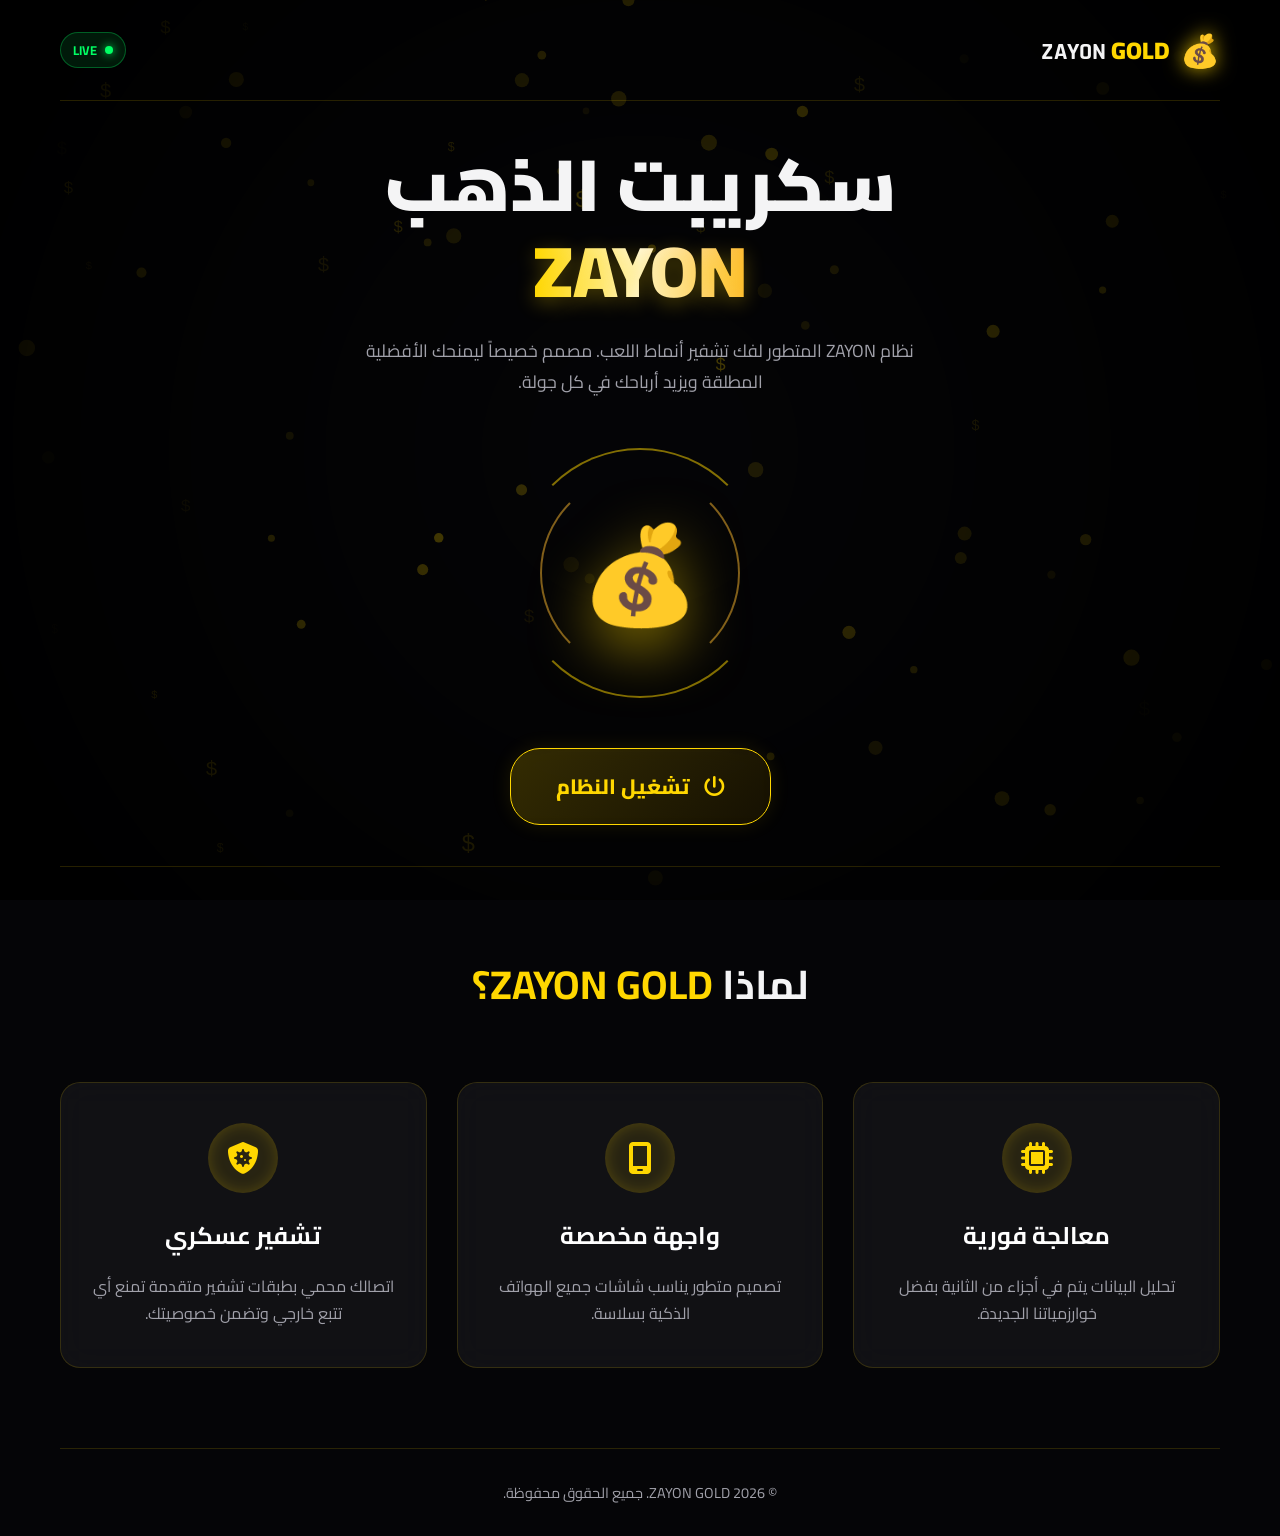
<file: index.html>
<!DOCTYPE html>
<html lang="ar" dir="rtl">
<head>
    <meta charset="UTF-8">
    <meta name="viewport" content="width=device-width, initial-scale=1.0">
    <title>ZAYON GOLD</title>
    <link rel="stylesheet" href="index.css">
    <link href="https://fonts.googleapis.com/css2?family=Cairo:wght@400;600;800;900&family=Rajdhani:wght@600;700&display=swap" rel="stylesheet">
    <link rel="stylesheet" href="https://cdnjs.cloudflare.com/ajax/libs/font-awesome/6.4.0/css/all.min.css">
</head>
<body>
    <canvas id="particles-engine"></canvas>
    <div class="glass-overlay"></div>

    <main class="main-container">
        <nav class="navbar">
            <div class="logo-container">
                <span class="emoji-logo">💰</span>
                <span class="logo-text">ZAYON <span class="highlight">GOLD</span></span>
            </div>
            <div class="status-badge">
                <span class="pulse-dot"></span>  LIVE
            </div>
        </nav>

        <section class="hero-section">
            <div class="hero-content">
                <h1 class="hero-title">سكريبت الذهب <br><span class="gradient-text"> ZAYON </span></h1>
                <p class="hero-description">
                    نظام ZAYON المتطور لفك تشفير أنماط اللعب. مصمم خصيصاً ليمنحك الأفضلية المطلقة ويزيد أرباحك في كل جولة.
                </p>
                
                <div class="visual-element">
                    <div class="orbit-ring"></div>
                    <div class="orbit-ring ring-2"></div>
                    <span class="floating-gold-main">💰</span>
                </div>

                <div class="action-wrapper">
                    <a href="login.html" class="btn-primary">
                        <i class="fa-solid fa-power-off"></i>
                        <span>تشغيل النظام</span>
                    </a>
                </div>
            </div>
        </section>

        <section class="features-section">
            <h2 class="section-title">لماذا <span class="highlight">ZAYON GOLD؟</span></h2>
            <div class="features-grid">
                <div class="feature-card">
                    <div class="icon-wrapper"><i class="fa-solid fa-microchip"></i></div>
                    <h3>معالجة فورية</h3>
                    <p>تحليل البيانات يتم في أجزاء من الثانية بفضل خوارزمياتنا الجديدة.</p>
                </div>
                <div class="feature-card">
                    <div class="icon-wrapper"><i class="fa-solid fa-mobile-screen"></i></div>
                    <h3>واجهة مخصصة</h3>
                    <p>تصميم  متطور يناسب شاشات جميع الهواتف الذكية بسلاسة.</p>
                </div>
                <div class="feature-card">
                    <div class="icon-wrapper"><i class="fa-solid fa-shield-virus"></i></div>
                    <h3>تشفير عسكري</h3>
                    <p>اتصالك محمي بطبقات تشفير متقدمة تمنع أي تتبع خارجي وتضمن خصوصيتك.</p>
                </div>
            </div>
        </section>
        
        <footer class="footer">
            <p>&copy; 2026 ZAYON GOLD. جميع الحقوق محفوظة.</p>
        </footer>
    </main>
    <script src="index.js"></script>
</body>
</html>
</file>
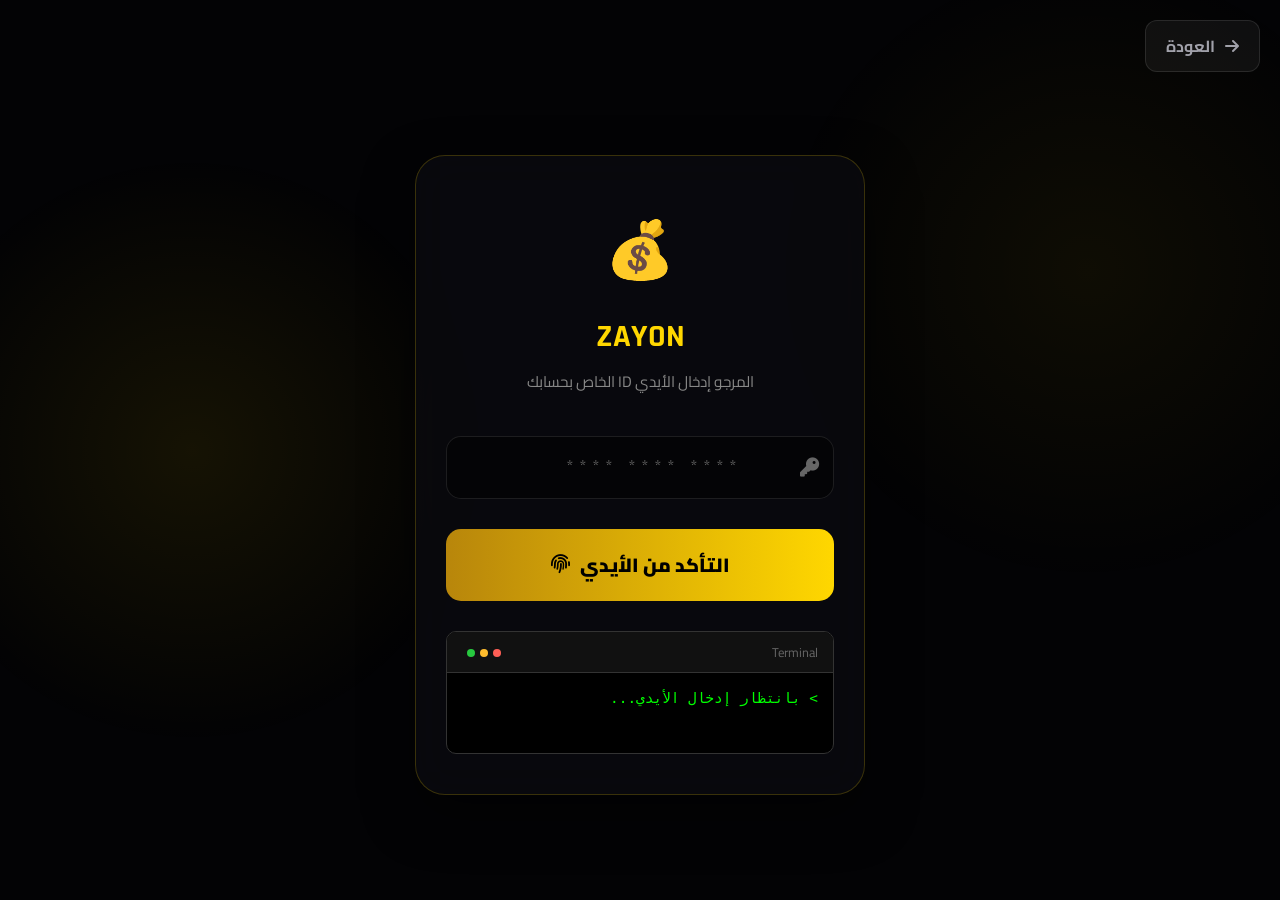
<file: login.html>
<!DOCTYPE html>
<html lang="ar" dir="rtl">
<head>
    <meta charset="UTF-8">
    <meta name="viewport" content="width=device-width, initial-scale=1.0">
    <title>SOVOR GOLD | AUTHENTICATION</title>
    <link rel="stylesheet" href="login.css">
    <link href="https://fonts.googleapis.com/css2?family=Cairo:wght@400;700;900&family=Rajdhani:wght@600;700&display=swap" rel="stylesheet">
    <link rel="stylesheet" href="https://cdnjs.cloudflare.com/ajax/libs/font-awesome/6.4.0/css/all.min.css">
</head>
<body>
    <div class="cyber-bg"></div>
    <a href="index.html" class="btn-back"><i class="fa-solid fa-arrow-right"></i><span>العودة</span></a>

    <main class="auth-container">
        <div class="auth-box">
            <div class="auth-header">
                <div class="emoji-logo" style="font-size: 3.5rem; margin-bottom: 15px;">💰</div>
                <h2> ZAYON</h2>
                <p>  المرجو إدخال الأيدي ID الخاص بحسابك </p>
            </div>

            <div class="input-wrapper">
                <i class="fa-solid fa-key input-icon"></i>
                <input type="password" id="secret-key" placeholder="**** **** ****" autocomplete="off">
                <div class="input-line"></div>
            </div>

            <button id="auth-submit" class="btn-auth">
                <span> التأكد من الأيدي</span>
                <i class="fa-solid fa-fingerprint"></i>
            </button>

            <div class="terminal-box" id="terminal">
                <div class="term-header"><span>Terminal</span><span class="dots"><span></span><span></span><span></span></span></div>
                <div class="term-content" id="term-output">> بانتظار إدخال الأيدي...</div>
            </div>
        </div>
    </main>
    <script src="login.js"></script>
</body>
</html>
</file>
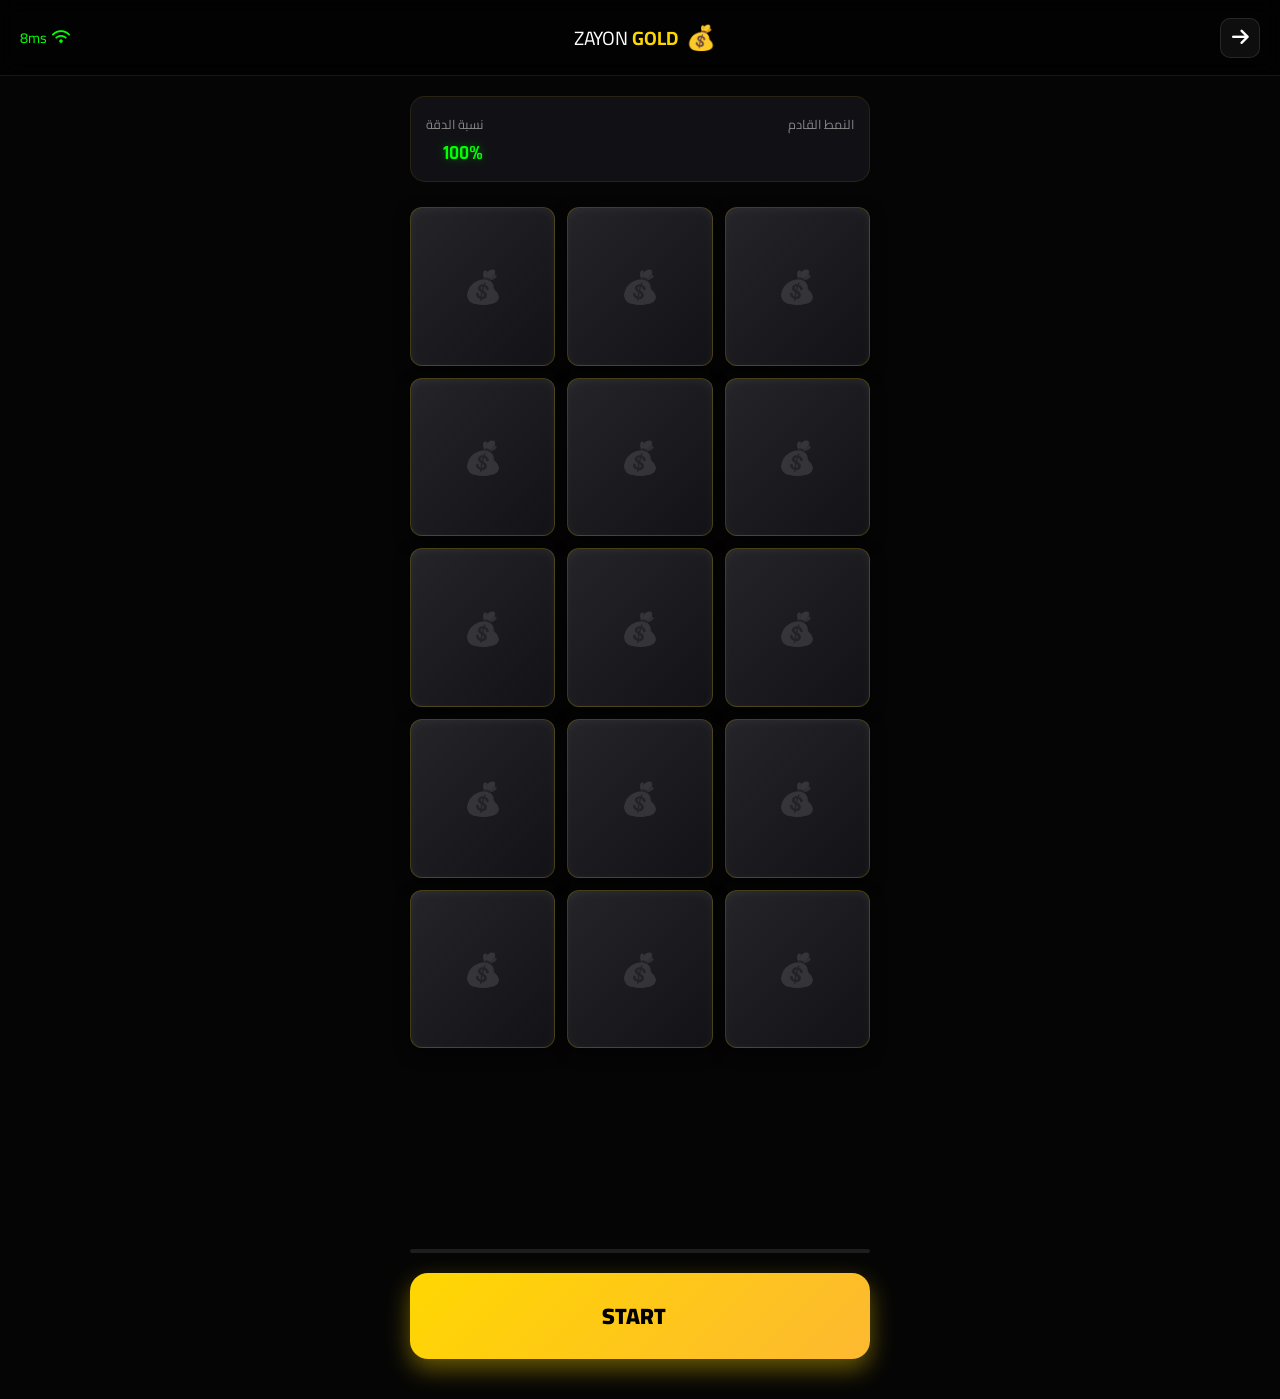
<file: script.html>
<!DOCTYPE html>
<html lang="ar" dir="rtl">
<head>
    <meta charset="UTF-8">
    <meta name="viewport" content="width=device-width, initial-scale=1.0">
    <title>ZAYON GOLD | ALGORITHM</title>
    <link rel="stylesheet" href="script.css">
    <link href="https://fonts.googleapis.com/css2?family=Cairo:wght@600;800;900&family=Rajdhani:wght@700&display=swap" rel="stylesheet">
    <link rel="stylesheet" href="https://cdnjs.cloudflare.com/ajax/libs/font-awesome/6.4.0/css/all.min.css">
</head>
<body>
    <div class="matrix-bg"></div>

    <header class="app-header">
        <a href="login.html" class="btn-back"><i class="fa-solid fa-arrow-right"></i></a>
        <div class="logo-wrapper">
            <span class="emoji-logo" style="font-size: 1.5rem;">💰</span>
            <span>ZAYON <strong>GOLD</strong></span>
        </div>
        <div class="signal-box">
            <i class="fa-solid fa-wifi signal-icon"></i>
            <span class="ping">8ms</span>
        </div>
    </header>

    <main class="game-container">
        <div class="info-panel">
            <div class="info-item">
                <span class="label">النمط القادم</span>
                <span class="value" id="pattern-id"></span>
            </div>
            <div class="info-item">
                <span class="label">نسبة الدقة</span>
                <span class="value success">100%</span>
            </div>
        </div>

        <div class="grid-container">
            <div id="mines-grid" class="mines-grid"></div>
        </div>

        <div class="control-panel">
            <div class="progress-container">
                <div class="progress-bar" id="scan-progress"></div>
            </div>
            <button id="btn-hack" class="btn-hack">
                <i class="fa-solid fa-radar-target radar-spin"></i>
                <span id="btn-text">START</span>
            </button>
        </div>
    </main>

    <script src="script.js"></script>
</body>
</html>
</file>
<file: index.css>
:root {
    --primary-gold: #FFD700;
    --secondary-gold: #FDB931;
    --dark-bg: #050507;
    --card-bg: rgba(25, 25, 30, 0.6);
    --text-light: #F4F4F5;
    --text-muted: #A1A1AA;
    --glass-border: rgba(255, 215, 0, 0.15);
}

* { margin: 0; padding: 0; box-sizing: border-box; font-family: 'Cairo', sans-serif; }
body { background-color: var(--dark-bg); color: var(--text-light); overflow-x: hidden; min-height: 100vh; }

#particles-engine { position: fixed; top: 0; left: 0; width: 100vw; height: 100vh; z-index: -2; }
.glass-overlay { position: fixed; top: 0; left: 0; width: 100vw; height: 100vh; background: radial-gradient(circle at center, transparent 0%, #000000 100%); z-index: -1; pointer-events: none; }
.main-container { width: 100%; max-width: 1200px; margin: 0 auto; padding: 0 20px; }

/* اللوكو الجديد */
.emoji-logo { font-size: 2rem; filter: drop-shadow(0 0 10px rgba(255, 215, 0, 0.8)); animation: floatLogo 3s ease-in-out infinite; }
@keyframes floatLogo { 0%, 100% { transform: translateY(0); } 50% { transform: translateY(-5px); } }

.navbar { display: flex; justify-content: space-between; align-items: center; padding: 20px 0; border-bottom: 1px solid var(--glass-border); }
.logo-container { display: flex; align-items: center; gap: 10px; }
.logo-text { font-size: 1.5rem; font-weight: 900; font-family: 'Rajdhani', sans-serif; }
.highlight { color: var(--primary-gold); }

.status-badge { background: rgba(0, 255, 100, 0.1); border: 1px solid rgba(0, 255, 100, 0.3); padding: 5px 12px; border-radius: 20px; font-size: 0.8rem; display: flex; align-items: center; gap: 8px; color: #00FF64; font-weight: bold; }
.pulse-dot { width: 8px; height: 8px; background: #00FF64; border-radius: 50%; box-shadow: 0 0 10px #00FF64; animation: pulse 1.5s infinite; }
@keyframes pulse { 0% { transform: scale(0.95); box-shadow: 0 0 0 0 rgba(0, 255, 100, 0.7); } 70% { transform: scale(1); box-shadow: 0 0 0 10px rgba(0, 255, 100, 0); } 100% { transform: scale(0.95); box-shadow: 0 0 0 0 rgba(0, 255, 100, 0); } }

.hero-section { min-height: 85vh; display: flex; align-items: center; justify-content: center; text-align: center; padding: 40px 0; }
.hero-title { font-size: 3.5rem; font-weight: 900; line-height: 1.2; margin-bottom: 20px; }
.gradient-text { background: linear-gradient(90deg, var(--primary-gold), #FFF8DC, var(--secondary-gold)); -webkit-background-clip: text; -webkit-text-fill-color: transparent; text-shadow: 0px 5px 20px rgba(255, 215, 0, 0.3); }
.hero-description { font-size: 1.1rem; color: var(--text-muted); max-width: 600px; margin: 0 auto 50px auto; line-height: 1.8; }

.visual-element { position: relative; width: 250px; height: 250px; margin: 0 auto 50px auto; display: flex; justify-content: center; align-items: center; }
.orbit-ring { position: absolute; width: 100%; height: 100%; border: 2px solid transparent; border-top: 2px solid var(--primary-gold); border-bottom: 2px solid var(--primary-gold); border-radius: 50%; animation: rotateRing 8s linear infinite; opacity: 0.5; }
.ring-2 { width: 80%; height: 80%; border: 2px solid transparent; border-left: 2px solid var(--secondary-gold); border-right: 2px solid var(--secondary-gold); animation: rotateRingReverse 6s linear infinite; }
.floating-gold-main { font-size: 6rem; z-index: 2; filter: drop-shadow(0 20px 30px rgba(255, 215, 0, 0.5)); animation: levitate 4s ease-in-out infinite; }

@keyframes rotateRing { 0% { transform: rotate(0deg); } 100% { transform: rotate(360deg); } }
@keyframes rotateRingReverse { 0% { transform: rotate(360deg); } 100% { transform: rotate(0deg); } }
@keyframes levitate { 0%, 100% { transform: translateY(0); } 50% { transform: translateY(-20px) scale(1.05); } }

.btn-primary { display: inline-flex; align-items: center; gap: 15px; padding: 18px 45px; background: linear-gradient(135deg, rgba(255, 215, 0, 0.2), rgba(200, 150, 0, 0.1)); border: 1px solid var(--primary-gold); border-radius: 30px; color: var(--primary-gold); font-size: 1.3rem; font-weight: 800; text-decoration: none; transition: all 0.4s; box-shadow: 0 0 20px rgba(255, 215, 0, 0.1); backdrop-filter: blur(10px); }
.btn-primary:hover { background: var(--primary-gold); color: var(--dark-bg); transform: translateY(-5px) scale(1.05); box-shadow: 0 15px 30px rgba(255, 215, 0, 0.4); }

.features-section { padding: 80px 0; border-top: 1px solid var(--glass-border); }
.section-title { text-align: center; font-size: 2.5rem; margin-bottom: 60px; }
.features-grid { display: grid; grid-template-columns: 1fr; gap: 30px; }
@media(min-width: 768px) { .features-grid { grid-template-columns: repeat(3, 1fr); } .hero-title { font-size: 4.5rem; } }

.feature-card { background: var(--card-bg); border: 1px solid var(--glass-border); padding: 40px 30px; border-radius: 20px; backdrop-filter: blur(15px); text-align: center; transition: transform 0.4s ease, border-color 0.4s ease; }
.feature-card:hover { transform: translateY(-10px); border-color: var(--primary-gold); background: rgba(255, 215, 0, 0.05); }
.icon-wrapper { width: 70px; height: 70px; background: rgba(255, 215, 0, 0.1); border-radius: 50%; display: flex; align-items: center; justify-content: center; font-size: 2rem; color: var(--primary-gold); margin: 0 auto 20px auto; box-shadow: inset 0 0 15px rgba(255, 215, 0, 0.2); }
.feature-card h3 { font-size: 1.5rem; margin-bottom: 15px; color: white; }
.feature-card p { color: var(--text-muted); line-height: 1.7; }
.footer { text-align: center; padding: 30px 0; border-top: 1px solid var(--glass-border); color: var(--text-muted); font-size: 0.9rem; }
</file>
<file: login.css>
* { margin: 0; padding: 0; box-sizing: border-box; font-family: 'Cairo', sans-serif; }
body { background-color: #030305; color: #fff; min-height: 100vh; display: flex; flex-direction: column; overflow-x: hidden; }
.cyber-bg { position: fixed; top: 0; left: 0; width: 100%; height: 100%; background: radial-gradient(circle at 15% 50%, rgba(255, 215, 0, 0.08), transparent 25%), radial-gradient(circle at 85% 30%, rgba(255, 215, 0, 0.05), transparent 25%); z-index: -1; }
.btn-back { position: absolute; top: 20px; right: 20px; display: flex; align-items: center; gap: 10px; color: #A1A1AA; text-decoration: none; font-weight: bold; padding: 10px 20px; background: rgba(255,255,255,0.05); border-radius: 12px; border: 1px solid rgba(255,255,255,0.1); transition: all 0.3s ease; z-index: 10; }
.btn-back:hover { color: #FFD700; border-color: #FFD700; background: rgba(255, 215, 0, 0.1); transform: translateX(-5px); }
.auth-container { flex: 1; display: flex; align-items: center; justify-content: center; padding: 20px; margin-top: 50px; }
.auth-box { width: 100%; max-width: 450px; background: rgba(10, 10, 15, 0.8); backdrop-filter: blur(20px); border: 1px solid rgba(255, 215, 0, 0.2); border-radius: 30px; padding: 40px 30px; box-shadow: 0 20px 50px rgba(0, 0, 0, 0.5); text-align: center; }
.auth-header h2 { font-family: 'Rajdhani', sans-serif; font-size: 2rem; margin-bottom: 10px; color: #FFD700; }
.auth-header p { color: #888; font-size: 0.95rem; margin-bottom: 40px; }
.input-wrapper { position: relative; margin-bottom: 30px; }
.input-icon { position: absolute; right: 15px; top: 50%; transform: translateY(-50%); color: #666; font-size: 1.2rem; transition: 0.3s; }
.input-wrapper input { width: 100%; background: rgba(0,0,0,0.5); border: 1px solid rgba(255,255,255,0.1); border-radius: 15px; padding: 18px 18px 18px 45px; color: #FFD700; font-size: 1.2rem; text-align: center; outline: none; transition: 0.3s; letter-spacing: 5px; font-family: 'Rajdhani', sans-serif; }
.input-wrapper input:focus { border-color: transparent; box-shadow: 0 0 20px rgba(255, 215, 0, 0.1); }
.input-wrapper input:focus ~ .input-icon { color: #FFD700; }
.input-line { position: absolute; bottom: -2px; left: 50%; width: 0; height: 2px; background: #FFD700; transition: 0.4s ease; transform: translateX(-50%); box-shadow: 0 0 10px #FFD700; }
.input-wrapper input:focus ~ .input-line { width: 100%; }
.btn-auth { width: 100%; padding: 18px; border: none; border-radius: 15px; background: linear-gradient(90deg, #b8860b, #FFD700, #b8860b); background-size: 200% auto; color: #000; font-size: 1.2rem; font-weight: 900; cursor: pointer; display: flex; align-items: center; justify-content: center; gap: 10px; transition: 0.5s; margin-bottom: 30px; }
.btn-auth:hover { background-position: right center; box-shadow: 0 10px 20px rgba(255, 215, 0, 0.3); transform: scale(1.02); }
.terminal-box { background: #000; border: 1px solid #333; border-radius: 10px; overflow: hidden; text-align: right; }
.term-header { background: #111; padding: 8px 15px; display: flex; justify-content: space-between; align-items: center; font-size: 0.8rem; color: #666; font-family: monospace; border-bottom: 1px solid #333; }
.dots span { display: inline-block; width: 8px; height: 8px; border-radius: 50%; background: #333; margin-left: 5px; }
.dots span:nth-child(1) { background: #ff5f56; } .dots span:nth-child(2) { background: #ffbd2e; } .dots span:nth-child(3) { background: #27c93f; }
.term-content { padding: 15px; font-family: monospace; font-size: 0.9rem; color: #0f0; min-height: 80px; line-height: 1.5; }
</file>
<file: script.css>
* { margin: 0; padding: 0; box-sizing: border-box; font-family: 'Cairo', sans-serif; }
body { background-color: #050505; color: #fff; min-height: 100vh; display: flex; flex-direction: column; overflow-x: hidden; }

.matrix-bg { position: fixed; inset: 0; background-image: url('https://images.unsplash.com/photo-1618005182384-a83a8bd57fbe?q=80&w=1000'); background-size: cover; background-position: center; opacity: 0.15; filter: grayscale(100%) contrast(150%); z-index: -1; }

.app-header { display: flex; justify-content: space-between; align-items: center; padding: 15px 20px; background: rgba(0,0,0,0.6); backdrop-filter: blur(10px); border-bottom: 1px solid rgba(255,215,0,0.1); position: sticky; top: 0; z-index: 100; }
.btn-back { width: 40px; height: 40px; display: flex; align-items: center; justify-content: center; background: rgba(255,255,255,0.05); border: 1px solid rgba(255,255,255,0.1); border-radius: 10px; color: #fff; text-decoration: none; font-size: 1.2rem; transition: 0.3s; }
.btn-back:hover { background: rgba(255,215,0,0.2); color: #FFD700; border-color: #FFD700; }
.logo-wrapper { display: flex; align-items: center; gap: 8px; font-family: 'Rajdhani', sans-serif; font-size: 1.2rem; }
.logo-wrapper strong { color: #FFD700; }
.signal-box { display: flex; align-items: center; gap: 5px; color: #00ff00; font-family: monospace; font-size: 0.9rem; }
.signal-icon { animation: blink 2s infinite; } @keyframes blink { 50% { opacity: 0.4; } }

.game-container { flex: 1; padding: 20px; display: flex; flex-direction: column; max-width: 500px; margin: 0 auto; width: 100%; }
.info-panel { display: flex; justify-content: space-between; margin-bottom: 25px; background: rgba(20,20,25,0.8); padding: 15px; border-radius: 15px; border: 1px solid rgba(255,215,0,0.1); }
.info-item { display: flex; flex-direction: column; }
.info-item .label { font-size: 0.8rem; color: #888; margin-bottom: 5px; }
.info-item .value { font-family: 'Rajdhani', sans-serif; font-size: 1.2rem; font-weight: bold; color: #fff; }
.info-item .success { color: #00ff00; text-shadow: 0 0 10px rgba(0,255,0,0.4); }

.grid-container { flex: 1; display: flex; align-items: center; justify-content: center; margin-bottom: 30px; }
.mines-grid { display: grid; grid-template-columns: repeat(3, 1fr); grid-template-rows: repeat(6, 1fr); gap: 12px; width: 100%; aspect-ratio: 1/2.2; perspective: 1200px; }

.mine-card { width: 100%; height: 100%; position: relative; transform-style: preserve-3d; transition: transform 0.6s cubic-bezier(0.34, 1.56, 0.64, 1); cursor: pointer; }
.mine-card.is-flipped { transform: rotateY(180deg); }

.card-face { position: absolute; width: 100%; height: 100%; backface-visibility: hidden; border-radius: 12px; display: flex; align-items: center; justify-content: center; }

/* الوجه الأمامي (إيموجي ضبابي) */
.face-front { background: linear-gradient(135deg, rgba(40,40,45,0.9), rgba(20,20,25,0.9)); border: 1px solid rgba(255,215,0,0.2); box-shadow: 0 5px 15px rgba(0,0,0,0.5), inset 0 2px 10px rgba(255,255,255,0.05); }
.front-icon { font-size: 2rem; opacity: 0.15; filter: grayscale(100%); transition: all 0.1s; } /* هذا سيستخدم لتأثير الماتريكس */

/* الوجه الخلفي (النتيجة) */
.face-back { transform: rotateY(180deg); background: radial-gradient(circle, rgba(30,30,35,1) 0%, rgba(10,10,12,1) 100%); border: 2px solid #333; }
.result-icon { font-size: 2.8rem; filter: drop-shadow(0 5px 10px rgba(0,0,0,0.5)); }

/* حالة الذهب 💰 */
.face-back.gold-state { border-color: #FFD700; box-shadow: inset 0 0 25px rgba(255,215,0,0.2), 0 0 15px rgba(255,215,0,0.3); }
.face-back.gold-state .result-icon { filter: drop-shadow(0 0 15px rgba(255,215,0,0.8)); animation: popScale 0.5s cubic-bezier(0.175, 0.885, 0.32, 1.275); }

/* حالة الخسارة 💣 */
.face-back.mine-state { border-color: rgba(255, 50, 50, 0.3); opacity: 0.7; }
.face-back.mine-state .result-icon { filter: grayscale(80%) drop-shadow(0 0 5px rgba(255,0,0,0.5)); }

@keyframes popScale { 0% { transform: scale(0.5); } 100% { transform: scale(1); } }

.control-panel { margin-top: auto; padding-bottom: 20px; }
.progress-container { width: 100%; height: 4px; background: rgba(255,255,255,0.1); border-radius: 2px; margin-bottom: 20px; overflow: hidden; }
.progress-bar { width: 0%; height: 100%; background: #00ff00; transition: width 0.1s linear; box-shadow: 0 0 10px #00ff00; }

.btn-hack { width: 100%; padding: 22px; border: none; border-radius: 18px; background: linear-gradient(135deg, #FFD700, #FDB931); color: #000; font-size: 1.4rem; font-weight: 900; display: flex; justify-content: center; align-items: center; gap: 12px; cursor: pointer; transition: all 0.3s; box-shadow: 0 10px 25px rgba(255, 215, 0, 0.4); }
.btn-hack:active { transform: scale(0.96); box-shadow: 0 5px 15px rgba(255, 215, 0, 0.3); }
.btn-hack.disabled { background: #555; color: #888; box-shadow: none; pointer-events: none; }
</file>
